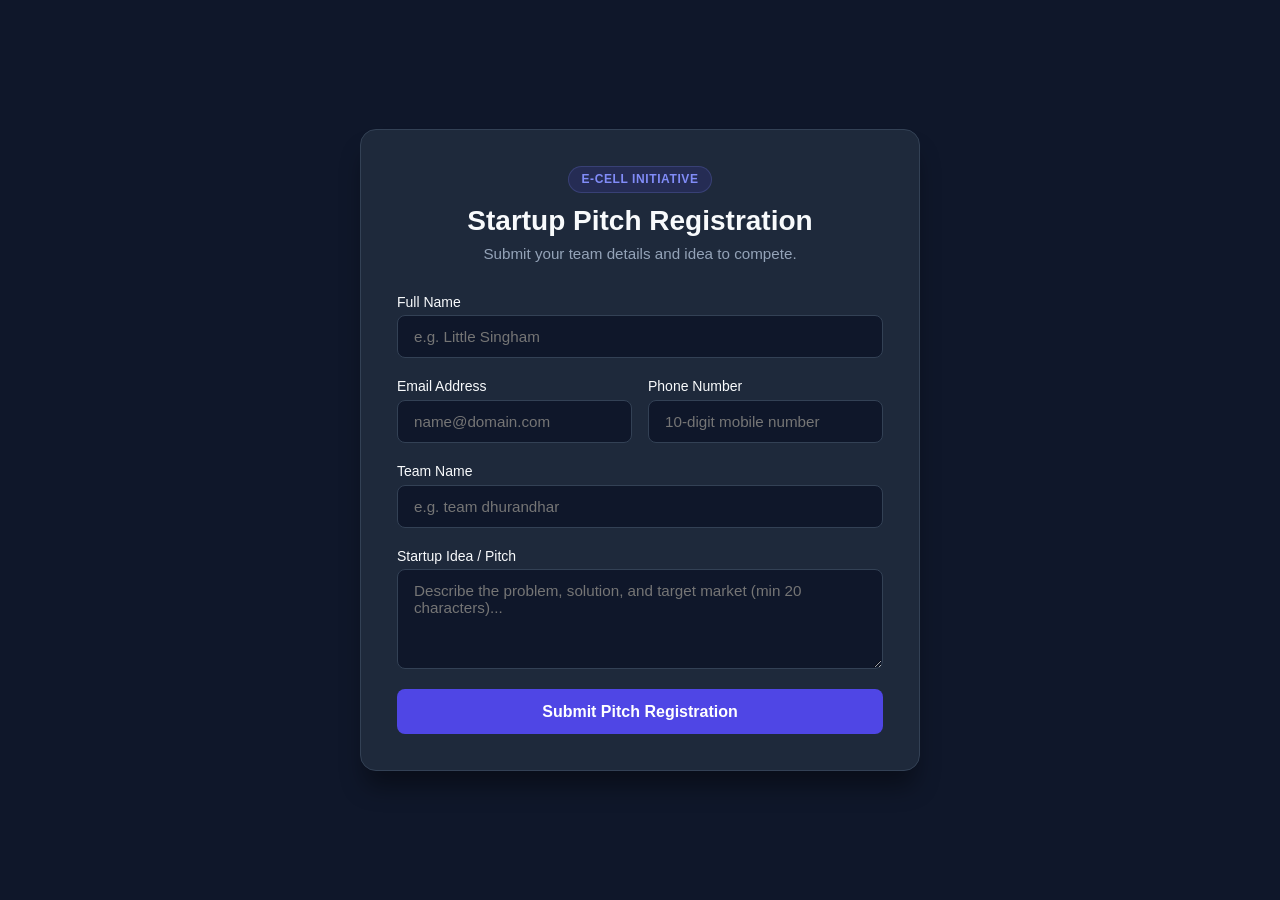
<file: Task_1/index.html>
<!DOCTYPE html>
<html lang="en">
<head>
  <meta charset="UTF-8" />
  <meta name="viewport" content="width=device-width, initial-scale=1.0" />
  <title>E-Cell Startup Pitch Registration</title>
  <style>
    :root {
      --primary: #4f46e5;
      --primary-hover: #4338ca;
      --bg: #0f172a;
      --card-bg: #1e293b;
      --text-main: #f8fafc;
      --text-muted: #94a3b8;
      --border: #334155;
      --error: #ef4444;
      --success: #10b981;
    }

    * {
      box-sizing: border-box;
      margin: 0;
      padding: 0;
      font-family: -apple-system, BlinkMacSystemFont, "Segoe UI", Roboto, sans-serif;
    }

    body {
      background-color: var(--bg);
      color: var(--text-main);
      min-height: 100vh;
      display: flex;
      justify-content: center;
      align-items: center;
      padding: 2rem 1rem;
    }

    .container {
      width: 100%;
      max-width: 560px;
      background-color: var(--card-bg);
      border: 1px solid var(--border);
      border-radius: 16px;
      padding: 2.25rem;
      box-shadow: 0 20px 25px -5px rgba(0, 0, 0, 0.4);
    }

    .header {
      text-align: center;
      margin-bottom: 2rem;
    }

    .badge {
      display: inline-block;
      background: rgba(79, 70, 229, 0.15);
      color: #818cf8;
      font-size: 0.75rem;
      font-weight: 700;
      letter-spacing: 0.05em;
      text-transform: uppercase;
      padding: 0.35rem 0.75rem;
      border-radius: 9999px;
      margin-bottom: 0.75rem;
      border: 1px solid rgba(129, 140, 248, 0.2);
    }

    .header h1 {
      font-size: 1.75rem;
      margin-bottom: 0.5rem;
    }

    .header p {
      color: var(--text-muted);
      font-size: 0.95rem;
    }

    .form-group {
      margin-bottom: 1.25rem;
      display: flex;
      flex-direction: column;
    }

    .form-row {
      display: grid;
      grid-template-columns: 1fr 1fr;
      gap: 1rem;
    }

    label {
      font-size: 0.875rem;
      font-weight: 500;
      margin-bottom: 0.35rem;
    }

    input, textarea {
      width: 100%;
      padding: 0.75rem 1rem;
      border-radius: 8px;
      border: 1px solid var(--border);
      background-color: #0f172a;
      color: var(--text-main);
      font-size: 0.95rem;
      outline: none;
      transition: border-color 0.2s, box-shadow 0.2s;
    }

    input:focus, textarea:focus {
      border-color: var(--primary);
      box-shadow: 0 0 0 3px rgba(99, 102, 241, 0.3);
    }

    input.invalid, textarea.invalid {
      border-color: var(--error);
      box-shadow: 0 0 0 2px rgba(239, 68, 68, 0.25);
    }

    .error-text {
      color: var(--error);
      font-size: 0.8rem;
      margin-top: 0.35rem;
      display: none;
    }

    textarea {
      resize: vertical;
      min-height: 100px;
    }

    button[type="submit"] {
      width: 100%;
      padding: 0.85rem;
      border-radius: 8px;
      border: none;
      background-color: var(--primary);
      color: #ffffff;
      font-size: 1rem;
      font-weight: 600;
      cursor: pointer;
      display: flex;
      justify-content: center;
      align-items: center;
      gap: 0.5rem;
      transition: background-color 0.2s, transform 0.1s;
    }

    button[type="submit"]:hover:not(:disabled) {
      background-color: var(--primary-hover);
    }

    button[type="submit"]:disabled {
      opacity: 0.7;
      cursor: not-allowed;
    }

    /* Success Screen */
    .success-card {
      display: none;
      text-align: center;
      padding: 1.5rem 0;
    }

    .success-icon {
      width: 56px;
      height: 56px;
      border-radius: 50%;
      background: rgba(16, 185, 129, 0.15);
      color: var(--success);
      display: flex;
      align-items: center;
      justify-content: center;
      font-size: 1.75rem;
      margin: 0 auto 1rem auto;
      border: 1px solid rgba(16, 185, 129, 0.3);
    }

    .success-card h2 {
      font-size: 1.4rem;
      margin-bottom: 0.5rem;
    }

    .success-card p {
      color: var(--text-muted);
      font-size: 0.95rem;
      line-height: 1.5;
    }

    @media (max-width: 520px) {
      .form-row {
        grid-template-columns: 1fr;
      }
      .container {
        padding: 1.5rem;
      }
    }
  </style>
</head>
<body>

  <div class="container">
    <div id="formHeader" class="header">
      <span class="badge">E-Cell Initiative</span>
      <h1>Startup Pitch Registration</h1>
      <p>Submit your team details and idea to compete.</p>
    </div>

    <form id="registrationForm" novalidate>
      <div class="form-group">
        <label for="fullName">Full Name</label>
        <input type="text" id="fullName" placeholder="e.g. Little Singham" />
        <span class="error-text" id="nameError">Please enter your full name (minimum 2 characters).</span>
      </div>

      <div class="form-row">
        <div class="form-group">
          <label for="email">Email Address</label>
          <input type="email" id="email" placeholder="name@domain.com" />
          <span class="error-text" id="emailError">Enter a valid email address.</span>
        </div>

        <div class="form-group">
          <label for="phone">Phone Number</label>
          <input type="tel" id="phone" placeholder="10-digit mobile number" />
          <span class="error-text" id="phoneError">Enter a valid 10-digit number.</span>
        </div>
      </div>

      <div class="form-group">
        <label for="teamName">Team Name</label>
        <input type="text" id="teamName" placeholder="e.g. team dhurandhar" />
        <span class="error-text" id="teamError">Team name must be at least 2 characters.</span>
      </div>

      <div class="form-group">
        <label for="idea">Startup Idea / Pitch</label>
        <textarea id="idea" placeholder="Describe the problem, solution, and target market (min 20 characters)..."></textarea>
        <span class="error-text" id="ideaError">Please provide at least 20 characters describing your idea.</span>
      </div>

      <button type="submit" id="submitBtn">
        <span>Submit Pitch Registration</span>
      </button>
    </form>

    <div id="successCard" class="success-card">
      <div class="success-icon">✓</div>
      <h2>Registration Confirmed!</h2>
      <p>Thank you for submitting your pitch. Your team's details have been recorded. Our team will review the pitch and send further updates to your email.</p>
    </div>
  </div>

  <script>
    // REPLACE THIS with your deployed Google Apps Script Web App URL:
    const SCRIPT_URL = "https://script.google.com/macros/s/AKfycbwbCZDk-_K9gIuxhXea6a3pFvaPRgi7HqGf3ykjG7a5PvImTCkw1rgdJl-bEUgji719/exec";

    const form = document.getElementById('registrationForm');
    const formHeader = document.getElementById('formHeader');
    const successCard = document.getElementById('successCard');
    const submitBtn = document.getElementById('submitBtn');

    // Validation helper functions
    const validators = {
      fullName: val => val.trim().length >= 2,
      email: val => /^[^\s@]+@[^\s@]+\.[^\s@]+$/.test(val.trim()),
      phone: val => /^\+?[0-9\s\-]{10,14}$/.test(val.trim().replace(/\D/g, '')),
      teamName: val => val.trim().length >= 2,
      idea: val => val.trim().length >= 20
    };

    function validateField(inputElement, errorElement, validationFn) {
      const isValid = validationFn(inputElement.value);
      if (!isValid) {
        inputElement.classList.add('invalid');
        errorElement.style.display = 'block';
      } else {
        inputElement.classList.remove('invalid');
        errorElement.style.display = 'none';
      }
      return isValid;
    }

    // Real-time input error clearing
    const fields = [
      { id: 'fullName', err: 'nameError', fn: validators.fullName },
      { id: 'email', err: 'emailError', fn: validators.email },
      { id: 'phone', err: 'phoneError', fn: validators.phone },
      { id: 'teamName', err: 'teamError', fn: validators.teamName },
      { id: 'idea', err: 'ideaError', fn: validators.idea }
    ];

    fields.forEach(field => {
      const input = document.getElementById(field.id);
      const err = document.getElementById(field.err);
      input.addEventListener('input', () => {
        if (input.classList.contains('invalid')) {
          validateField(input, err, field.fn);
        }
      });
    });

    // Form submission handler
    form.addEventListener('submit', async (e) => {
  e.preventDefault();

  let formIsValid = true;
  fields.forEach(field => {
    const input = document.getElementById(field.id);
    const err = document.getElementById(field.err);
    const valid = validateField(input, err, field.fn);
    if (!valid) formIsValid = false;
  });

  if (!formIsValid) return;

  submitBtn.disabled = true;
  submitBtn.innerHTML = `<span>Submitting...</span>`;

  // Use URLSearchParams for foolproof payload delivery to Apps Script
  const formData = new URLSearchParams();
  formData.append('fullName', document.getElementById('fullName').value.trim());
  formData.append('email', document.getElementById('email').value.trim());
  formData.append('phone', document.getElementById('phone').value.trim());
  formData.append('teamName', document.getElementById('teamName').value.trim());
  formData.append('idea', document.getElementById('idea').value.trim());

  try {
    await fetch(SCRIPT_URL, {
      method: 'POST',
      mode: 'no-cors',
      body: formData
    });

    // Show success card
    form.style.display = 'none';
    formHeader.style.display = 'none';
    successCard.style.display = 'block';

  } catch (error) {
    alert("Submission error. Please check your network and try again.");
    submitBtn.disabled = false;
    submitBtn.innerHTML = `<span>Submit Pitch Registration</span>`;
  }
});
  </script>
</body>
</html>
</file>
